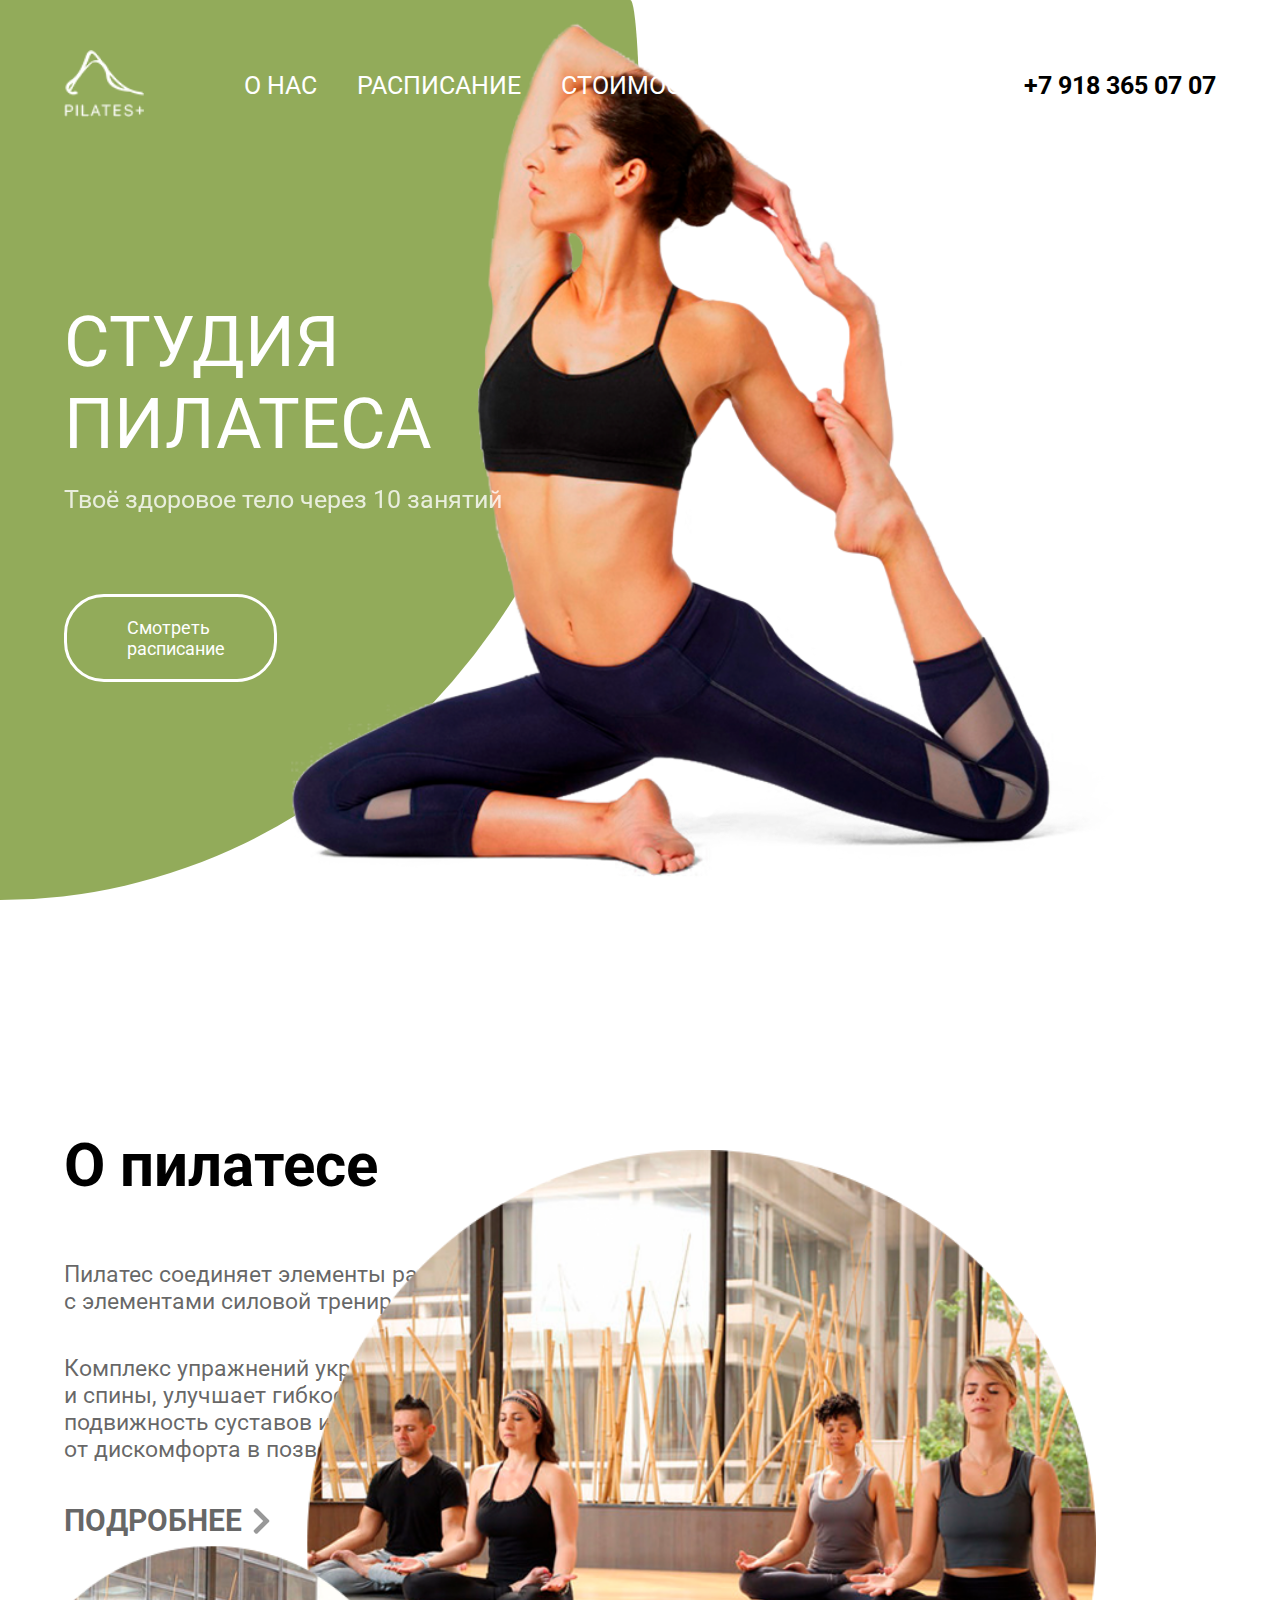
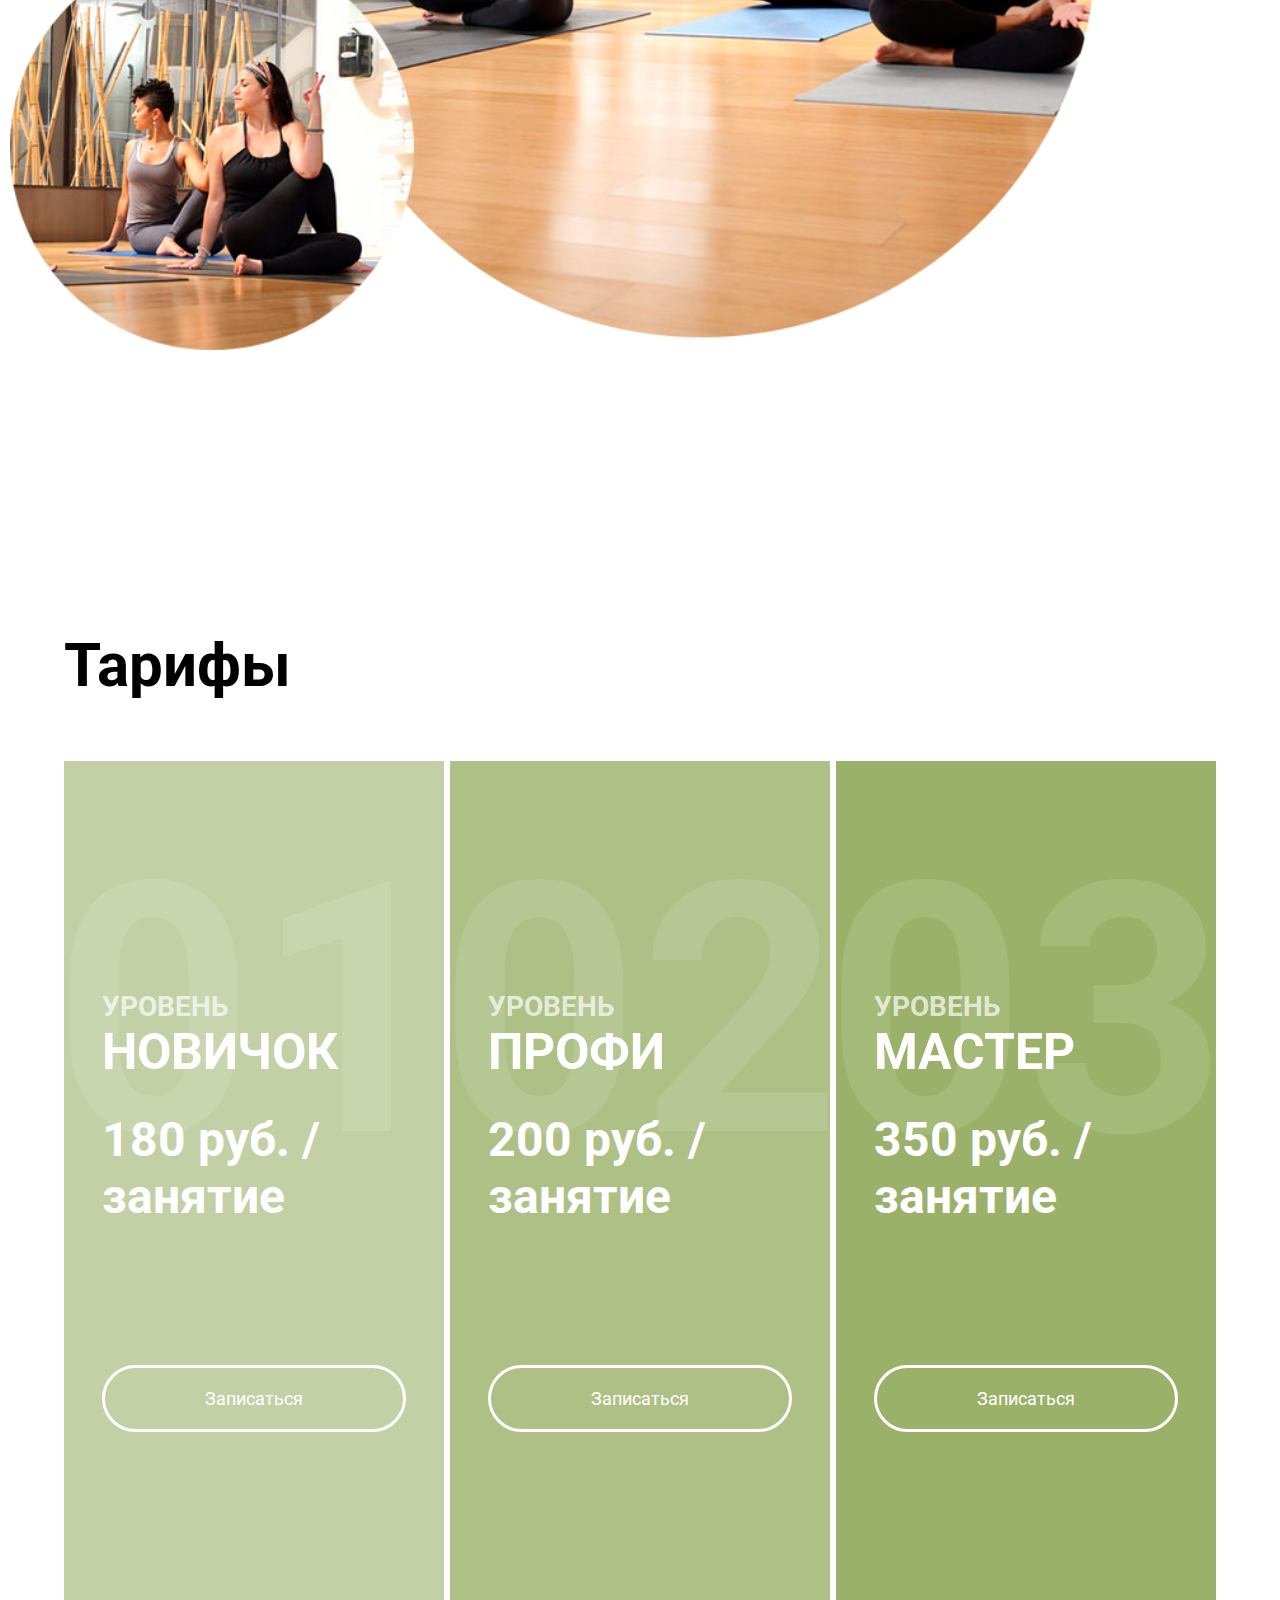
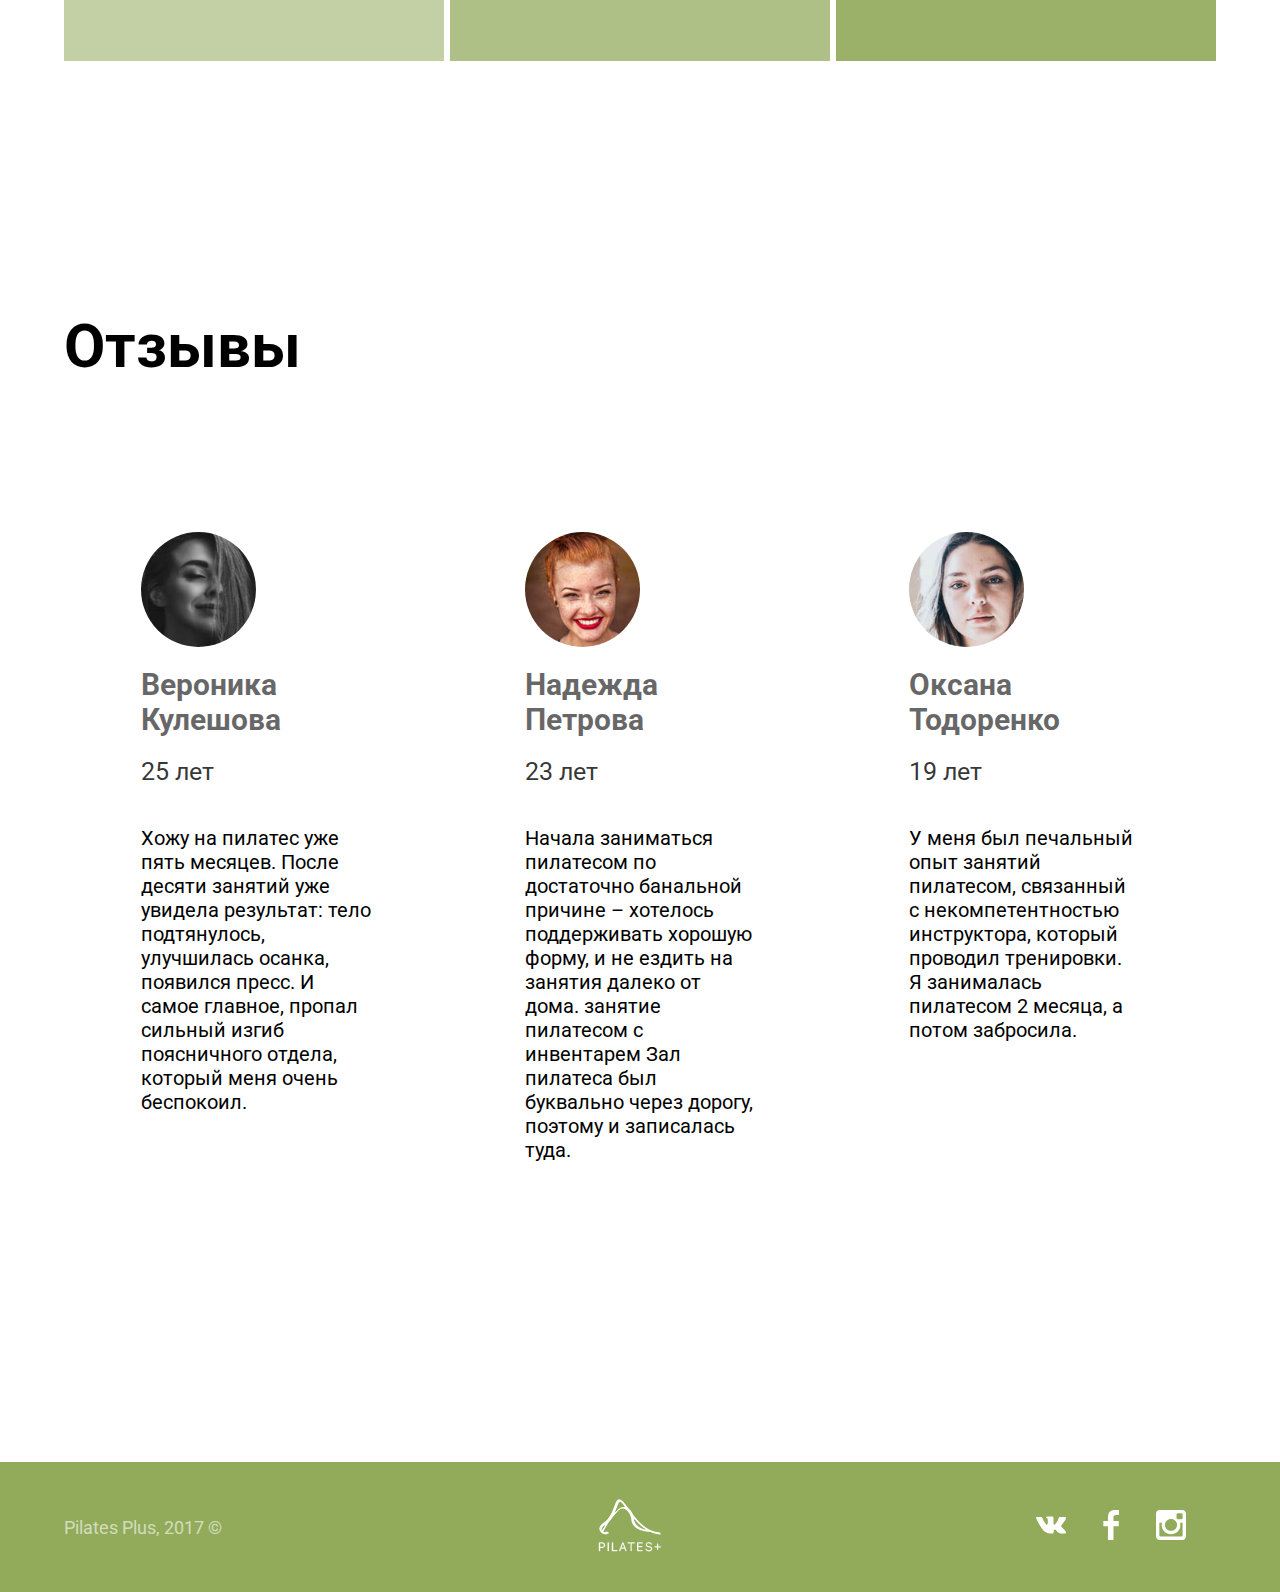
<file: pilates/index.html>
<!DOCTYPE html>
<html lang="ru">
<head>
    <meta charset="UTF-8">
    <meta http-equiv="X-UA-Compatible" content="IE=edge">
    <meta name="viewport" content="width=device-width, initial-scale=1.0">
    <link rel="stylesheet" href="css/style.css">
    <meta name="description" content="Студия пилатеса» — это типовой сайт фитнес клуба. Как правило, эта категория сайтов содержит информацию для клиентов клуба, также служит для привлечения новых клиентов">
    <link rel="preconnect" href="https://fonts.gstatic.com">
    <link href="https://fonts.googleapis.com/css2?family=Roboto&display=swap" rel="stylesheet">
    <title>Пилатес</title>
</head>
<body>
    <header>
        <div class="header-green-circle"></div>
        <div class="inner">
            <div class="head-image">
                <img src="img/athletic-body.png" alt="head-image">
            </div>
            <div class="head-container">
                <div class="head">
                    <div class="logo">
                        <a href=""><img src="img/logo.png" alt="logo"></a>
                    </div>
                    <nav>
                        <ul>
                            <li><a href="#">О нас</a></li>
                            <li><a href="#">Расписание</a></li>
                            <li><a href="#">Стоимость</a></li>
                            <li><a href="#">Отзывы</a></li>
                        </ul>
                    </nav>
                    <div class="number">
                        <a href="tel:+79183650707">+7 918 365 07 07</a>
                    </div>
                </div>
                <div class="head-content">
                    <h1>Студия<br>Пилатеса</h1>
                    <p>Твоё здоровое тело через 10 занятий</p>
                    <a href="#">Смотреть расписание</a>
                </div>
            </div>
        </div>
    </header>
        <main>
            <div class="inner">
                <section class="about-pilates">
                    <div class="section1-image">
                        <img src="img/pilates-studio-photo.png" alt="section1">
                    </div>
                    <h2>О пилатесе</h2>
                    <p>Пилатес соединяет элементы растяжки<br>с элементами силовой тренировки</p>
                    <p>Комплекс упражнений укрепляет мышцы пресса<br> и спины, улучшает гибкость мышц и связок,<br> подвижность суставов и избавляет<br> от дискомфорта в позвоночнике</p>
                    <a href="#">подробнее <img class="right" src="img/right.svg" alt="right"></a>
                </section>
                <section class="tharifes">
                    <h2>Тарифы</h1>
                        <div class="tharifs">
                            <div class="tharif">
                                <div class="tharif-bg">
                                    <p>01</p>
                                </div>
                                <div class="tharif-content">
                                    <p>Уровень</p>
                                    <p>Новичок</p>
                                    <p>180 руб. / занятие</p>
                                </div>
                                <a href="#">Записаться</a>
                            </div>
                            <div class="tharif">
                                <div class="tharif-bg">
                                    <p>02</p>
                                </div>
                                <div class="tharif-content">
                                    <p>Уровень</p>
                                    <p>Профи</p>
                                    <p>200 руб. / занятие</p>
                                </div>
                                <a href="#">Записаться</a>
                            </div>
                            <div class="tharif">
                                <div class="tharif-bg">
                                    <p>03</p>
                                </div>
                                <div class="tharif-content">
                                    <p>Уровень</p>
                                    <p>Мастер</p>
                                    <p>350 руб. / занятие</p>
                                </div>
                                <a href="#">Записаться</a>
                            </div>
                        </div>
                    </section>
                <section class="Testimonials">
                    <h2 class="Testimonial-title">Отзывы</h2>
                    <div class="Testimonials-content">
                        <div class="Testimonial">
                            <img class="Testimonial-img" src="img/user001.jpg" alt="img1">
                            <h3>Вероника Кулешова</h3>
                            <p class="Testimonial-age">25 лет</p>
                            <p class="Testimonial-desc">Хожу на пилатес уже пять месяцев. После десяти занятий уже увидела результат: тело подтянулось, улучшилась осанка, появился пресс. И самое главное, пропал сильный изгиб поясничного отдела, который меня очень беспокоил.                            </p>
                        </div>
                        <div class="Testimonial">
                            <img class="Testimonial-img" src="img/user010.jpg" alt="img2">
                            <h3>Надежда Петрова</h3>
                            <p class="Testimonial-age">23 лет</p>
                            <p class="Testimonial-desc">Начала заниматься пилатесом по достаточно банальной причине – хотелось поддерживать хорошую форму, и не ездить на занятия далеко от дома. занятие пилатесом с инвентарем Зал пилатеса был буквально через дорогу, поэтому и записалась туда.                            </p>
                        </div>
                        <div class="Testimonial">
                            <img class="Testimonial-img" src="img/user107.jpg" alt="img3">
                            <h3>Оксана Тодоренко</h3>
                            <p class="Testimonial-age">19 лет</p>
                            <p class="Testimonial-desc">У меня был печальный опыт занятий пилатесом, связанный с некомпетентностью инструктора, который проводил тренировки. Я занималась пилатесом 2 месяца, а потом забросила.                            </p>
                        </div>
                    </div>
                </section>
            </div>
        </main>
        <footer>
            <div class="inner">
                <div class="footer">
                    <div class="copyrite">
                        <p>Pilates Plus, 2017 ©</p>
                    </div>
                    <div>
                        <a href="#"><img src="img/logo.png" alt="footer-logo"></a>
                    </div>
                    <div class="links">
                        <ul>
                            <li><a href="#"><img src="img/vk.svg" alt="facebook"></li></a>
                            <li><a href="#"><img src="img/facebook.svg" alt="instagram"></li></a>
                            <li><a href="#"><img src="img/instagram.svg" alt="vk"></li></a>
                        </ul>
                    </div>
                </div>
            </div>
        </footer>
    </body>
    <script>document.write('<script src="http://' + (location.host || 'localhost').split(':')[0] + ':35729/livereload.js?snipver=1"></' + 'script>')</script>
</html>
</file>
<file: pilates/css/style.css>
*{
    margin: 0;
    padding: 0;
    box-sizing: border-box;
    font-family: 'Roboto', sans-serif;
}

body{
    width: 100%;
}

header{
    display: flex;
    flex-direction: column;
    color: #fff;
    height: 1030px;
    margin-bottom: 100px;
}

ul{
    list-style-type: none;
}

a{
    text-decoration: none;
}

h2{
    font-size: 60px;
    margin-bottom: 60px;
}


h3{
    font-size: 30px;
    color: rgb(0, 0, 0, 0.6); 
    margin-bottom: 20px;
}

nav{
    display: flex;
    justify-content: center;
    align-items: center;
}

nav ul{
    display: flex;
    text-transform: uppercase;
}

nav ul li{
    font-size: 25px;
    margin-right: 40px;
}

nav ul li a{
    color: #fff;
    transition: all 0.2s;
}

nav ul li a:hover{
    color: rgb(255, 255, 255, 0.5);
}

nav ul li:last-child{
    margin-right: 0;
}

.inner{
    width: 90%;
    height: 100%;
    margin: 0 auto;
}


.header-green-circle{
    position: absolute;
    background-color: #92ab5a;
    width: 50%;
    height: 100%;
    z-index: -1;
    border-radius: 95% 1.5% 100% 0% / 0% 17% 83% 100%  ;
}

.head-container{
    position: relative;
    height: 100%;
}

.head-content{
    width: 50%;
    margin-top: 180px;
    display: flex;
    flex-direction: column;
}

.head-content h1{
    text-transform: uppercase;
    font-weight: normal;
    font-size: 70px;
    margin-bottom: 20px;
}

.head-content p{
    font-size: 25px;
    opacity: 0.8;
    margin-bottom: 80px;
}

.head-content a{
    border: 3px solid #fff;
    border-radius: 40px;
    padding: 20px 60px;
    font-size: 18px;    
    text-decoration: none;
    color: #fff;
    width: 37%;
    transition: all 0.7s;
}

.head-content a:hover{
    color: #000;
    background-color: #fff;
}

.head{
    display: flex;
    flex-direction: row;
    align-items: center;
    margin-top: 50px;
    z-index: 1;
}

.logo{
    margin-right: 100px;
}

.logo img{
    width: 80px;
}

.head-image{
    height: 100%;
    position: absolute;
    right: 150px;
    top: 20px;
}

.head-image img{
    width: auto;
    height: 100%;
    z-index: -1;
}

.number{
    display: flex;
    align-items: center;
    justify-content: center;
    margin-left: auto;
    font-size: 25px;
    font-weight: bold;
}

.number a{
    color: #000;
    transition: color 0.3s;
}

.number a:hover{
    color: rgb(0, 0, 0, 0.3);
}


/*

Main Section 1

*/

.about-pilates{
    position: relative;
    height: 1100px;
}

.section1-image{
    position: absolute;
    right: 120px;
    top: 20px;
}

.section1-image img{
    width: auto;
    height: 800px;
}


.about-pilates p{
  font-size: 23px;
  color: rgb(0, 0, 0, 0.6);  
}

.about-pilates p:nth-child(1n){    
    margin-bottom: 40px;
}

.about-pilates a{
    color: rgb(0, 0, 0, 0.6); 
    text-transform: uppercase;
    font-size: 30px;
    display: flex;
    align-items: center;
    font-weight: bold;
}

.right{
    opacity: 0.4;
    margin-left: 10px;
    display: flex;
    width: auto;
    height: 30px;
}

/*

Main Section2

*/

.tharifs{
    display: flex;
    justify-content: space-between;
    margin-bottom: 250px;
}

.tharif{
    display: flex;
    flex-direction: column;
    justify-content: center;
    align-items: center;
    position: relative;
    background-color: rgb(155,177,105);
    width: 33%;
    height:900px;
}

.tharif:nth-child(1){
    opacity: 0.6;
}

.tharif:nth-child(2){
    opacity: 0.8;
}


.tharif a{
    display: flex;
    justify-content: center;
    border: 3px solid #fff;
    border-radius: 40px;
    padding: 20px 60px;
    font-size: 18px;    
    text-decoration: none;
    color: #fff;
    width: 80%;
    transition: all 0.7s;
}

.tharif a:hover{
    color: #000;
    background-color: #fff;
}

.tharif-bg{
    position: absolute;
    color: rgb(255, 255, 255, 0.1);
    top: 5%;
    right: 50%;
    transform: translateX(50%);
    z-index: 0;
}

.tharif-bg p{
    font-size: 350px;
    font-weight: bold;
}

.tharif-content{
    display: flex;
    flex-direction: column;
    margin: 0 auto;
    width: 80%;
    color: #fff;
}

.tharif-content p{
    font-weight: bold;
}

.tharif-content p:nth-child(1){
    text-transform: uppercase;
    font-size: 28px;
    color: rgb(255, 255, 255, 0.7);
}

.tharif-content p:nth-child(2){
    text-transform: uppercase;
    font-size: 50px;
    margin-bottom: 30px;
}

.tharif-content p:nth-child(3){
    text-transform: none;
    font-size: 48px;
    margin-bottom: 140px;
}

/*

Main section 3

*/

.Testimonials{
    margin-bottom: 300px;
}

.Testimonial-title{
    margin-bottom: 150px;
}

.Testimonials-content{
    display: flex;
    justify-content: space-around;
}

.Testimonial{
    display: flex;
    flex-direction: column;
    flex-basis: 20%;
}

.Testimonial-img{
    width: 50%;
    height: auto;
    border-radius: 50%;
    margin-bottom: 20px;
}

.Testimonial-age{
    font-size: 25px;
    color: rgb(0, 0, 0, 0.8); 
    margin-bottom: 40px;
}

.Testimonial-desc{
    font-size: 20px;
    color: rgb(0, 0, 0); 
}

/*

Footer

*/

footer{
    background: #92ab5a;
}

.footer{
    height: 130px;
    display: flex;
    justify-content: space-between;
    align-items: center;
}

.copyrite{
    display: flex;
}

.copyrite p{
    font-size: 18px;
    color: rgb(255, 255, 255, 0.6);
}

.links{
    display: flex;
}

.links ul{
    display: flex;
    align-items: center;
}

.links ul li{
    display: flex;
    align-items: center;
    margin-right: 30px;
}

.links ul li img{
    height: 30px;
    width: 30px;
    filter: invert(100%)
}
</file>
